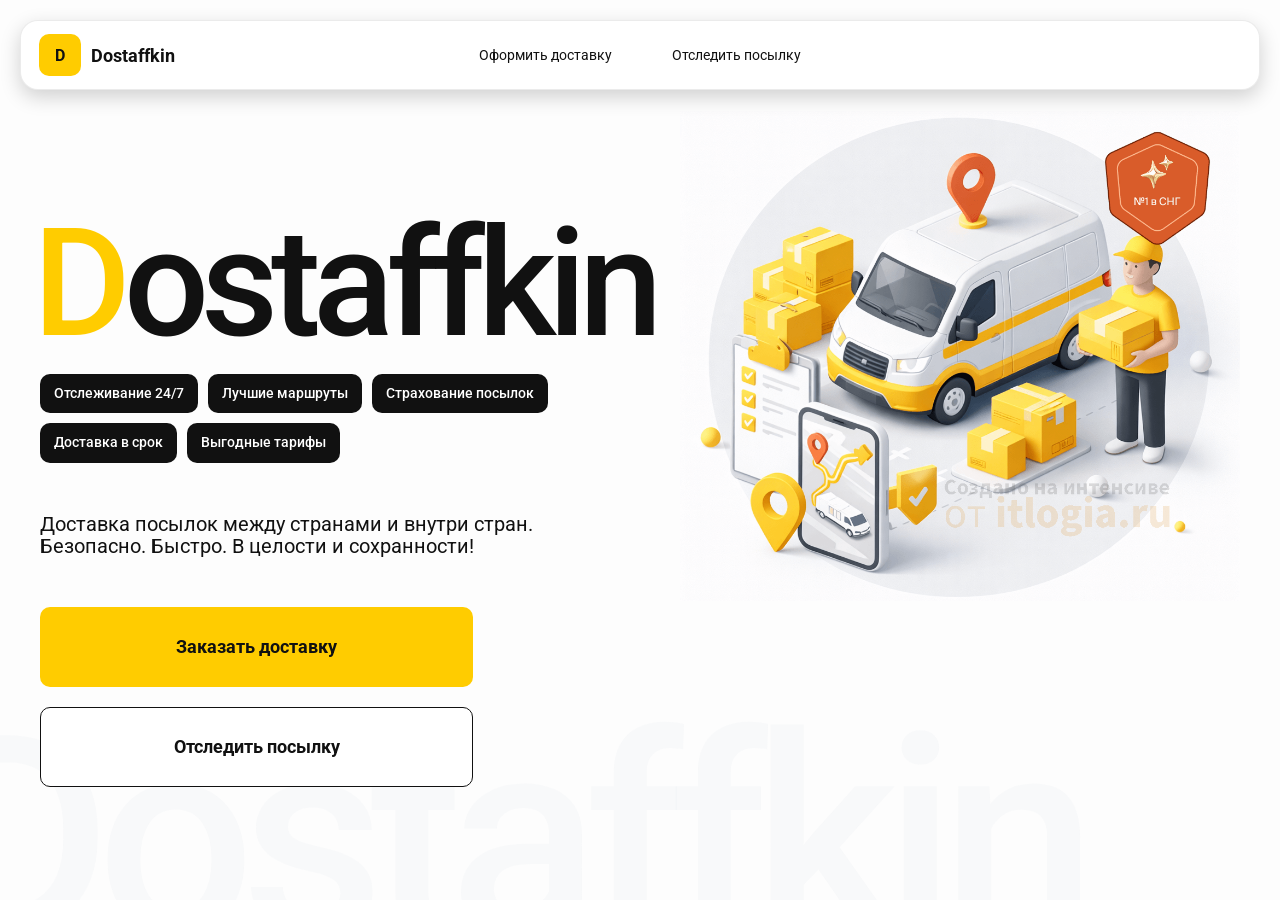
<file: index.html>
<!DOCTYPE html>
<html lang="ru">

<head>
  <meta charset="UTF-8">
  <!-- Тег для корректного отображения на мобильных устройствах -->
  <meta name="viewport" content="width=device-width,initial-scale=1,maximum-scale=1,user-scalable=0" />
  <meta name="viewport" content="width=device-width, initial-scale=1.0">
  <title>Dostaffkin — Доставка посылок между странами и внутри стран. Безопасно. Быстро. В целости и сохранности!
  </title>
  <link rel="stylesheet" href="style/base.css">
  <link rel="stylesheet" href="style/base_adaptive.css">
  <link rel="stylesheet" href="style/index.css">
  <link rel="stylesheet" href="style/index_adaptive.css">
</head>

<body>
  <div class="container">
    <header class="header">
      <a class="header-brand" href="#">
        <div class="header-logo">D</div>
        <div class="header-title">Dostaffkin</div>
      </a>

      <nav class="header-menu">
        <a class="header-link" href="./order.html">Оформить <span>доставку</span></a>
        <a class="header-link" href="./track.html">Отследить <span>посылку</span></a>
      </nav>
    </header>
    <main class="main">
      <section class="main-info">
        <div class="main-title">
          <span>D</span>ostaffkin
        </div>

        <div class="main-features">
          <div class="main-feature">Отслеживание 24/7</div>
          <div class="main-feature">Лучшие маршруты</div>
          <div class="main-feature">Страхование посылок</div>
          <div class="main-feature">Доставка в срок</div>
          <div class="main-feature">Выгодные тарифы</div>
        </div>

        <div class="main-description">
          Доставка посылок между странами и внутри стран.
          Безопасно. Быстро. В целости и сохранности!
        </div>

        <div class="main-actions">
          <a class="button" type="button" href="./order.html">Заказать доставку</a>
          <a class="button button-white" type="button" href="./track.html">Отследить посылку</a>
        </div>
      </section>
      <div class="main-title-ghost">Dostaffkin</div>
      <section class="main-image">
        <img src="img/main-image 1.png" alt="Main image" />
      </section>
    </main>
  </div>
</body>

</html>
</file>
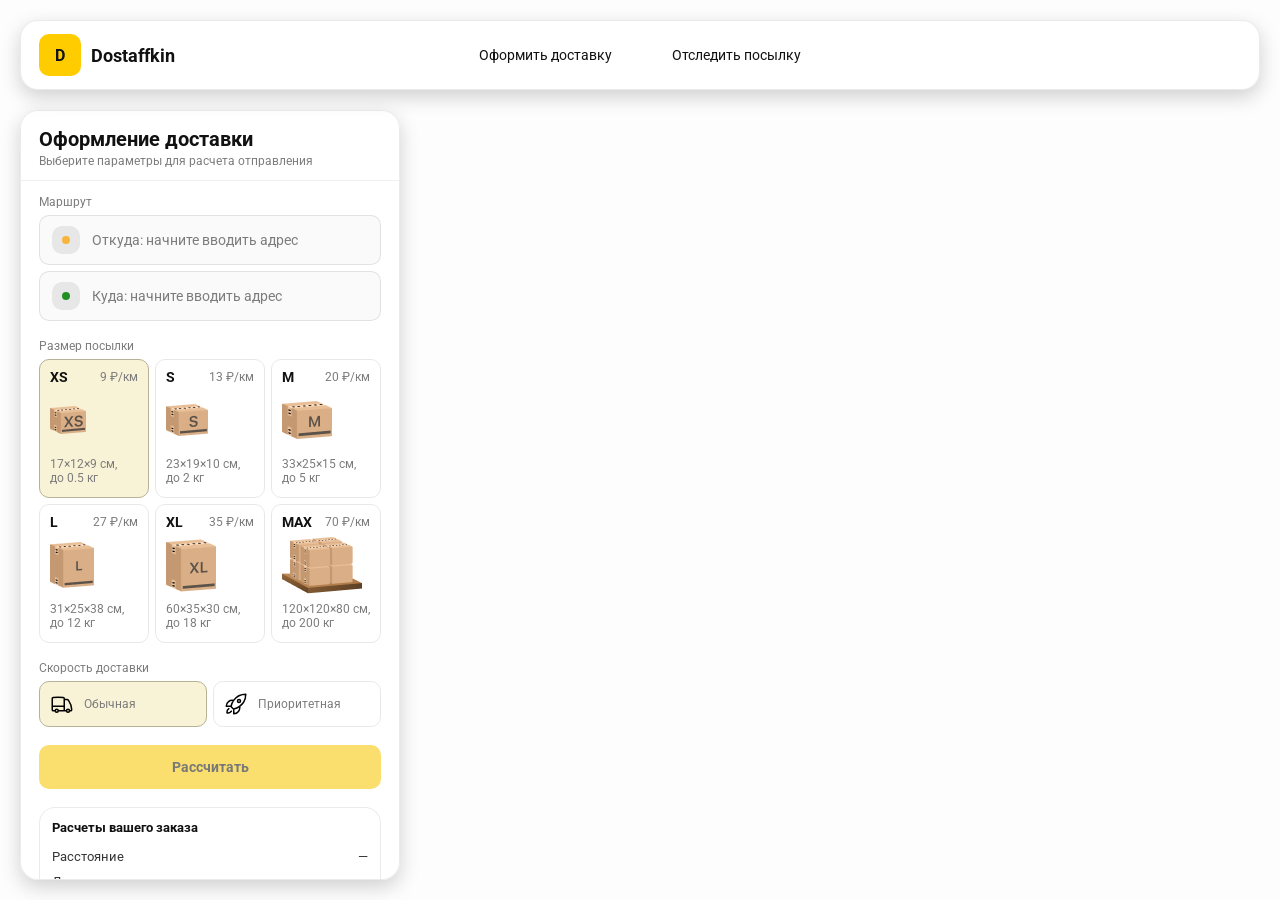
<file: order.html>
<!doctype html>
<html lang="ru">

<head>
    <meta charset="utf-8" />
    <meta name="viewport" content="width=device-width,initial-scale=1,maximum-scale=1,user-scalable=0" />
    <title>Оформление доставки</title>

    <link rel="stylesheet" href="style/base.css" />
    <link rel="stylesheet" href="style/base_adaptive.css" />

    <link rel="stylesheet" href="style/order.css" />
    <link rel="stylesheet" href="style/order_adaptive.css" />

    <script src="https://testologia.ru/ymc_min.js" data-apikey="1d7aa072-43c3-4a31-9e94-2cbf31b280e3" data-suggest-apikey="93276702-654f-4ae2-80c2-ef5c24c19c59"></script>
</head>

<body>
    <div id="map"></div>

    <header class="header">
        <a class="header-brand" href="./index.html">
            <div class="header-logo">D</div>
            <div class="header-title">Dostaffkin</div>
        </a>

        <nav class="header-menu">
            <a class="header-link" href="#">Оформить <span>доставку</span></a>
            <a class="header-link" href="./track.html">Отследить <span>посылку</span></a>
        </nav>
    </header>

    <aside class="main" id="sidebar">
        <div class="main-header">
            <div class="main-title">Оформление доставки</div>
            <div class="main-text">Выберите параметры для расчета отправления</div>
        </div>
        <div class="main-content">
            <div class="main-route">
                <div class="main-block-title">Маршрут</div>
                <div class="main-fields">
                    <div class="main-field" id="fromField">
                        <div class="main-pin"></div>
                        <input id="from" placeholder="Откуда: начните вводить адрес" autocomplete="off" />
                        <div class="main-ac" id="fromAc" role="listbox" aria-label="Подсказки адресов"></div>
                    </div>

                    <div class="main-field" id="toField">
                        <div class="main-pin"></div>
                        <input id="to" placeholder="Куда: начните вводить адрес" autocomplete="off" />
                        <div class="main-ac" id="toAc" role="listbox" aria-label="Подсказки адресов"></div>
                    </div>
                </div>
            </div>
            <div class="main-package">
                <div class="main-block-title">Размер посылки</div>

                <div class="main-sizes">
                    <div class="main-size-card is-active" data-value="xs">
                        <div class="main-size-top">
                            <div class="main-size-label">XS</div>
                            <div class="main-size-rate">9 ₽/км</div>
                        </div>
                        <div class="main-size-media">
                            <img src="img/sizes/xs.png" alt="Короб XS" />
                        </div>
                        <div class="main-size-description">17×12×9 см,<br>до 0.5 кг</div>
                    </div>

                    <div class="main-size-card" data-value="s">
                        <div class="main-size-top">
                            <div class="main-size-label">S</div>
                            <div class="main-size-rate">13 ₽/км</div>
                        </div>
                        <div class="main-size-media">
                            <img src="img/sizes/s.png" alt="Короб S" />
                        </div>
                        <div class="main-size-description">23×19×10 см,<br>до 2 кг</div>
                    </div>

                    <div class="main-size-card" data-value="m">
                        <div class="main-size-top">
                            <div class="main-size-label">M</div>
                            <div class="main-size-rate">20 ₽/км</div>
                        </div>
                        <div class="main-size-media">
                            <img src="img/sizes/m.png" alt="Короб M" />
                        </div>
                        <div class="main-size-description">33×25×15 см,<br>до 5 кг</div>
                    </div>

                    <div class="main-size-card" data-value="l">
                        <div class="main-size-top">
                            <div class="main-size-label">L</div>
                            <div class="main-size-rate">27 ₽/км</div>
                        </div>
                        <div class="main-size-media">
                            <img src="img/sizes/l.png" alt="Короб L" />
                        </div>
                        <div class="main-size-description">31×25×38 см,<br>до 12 кг</div>
                    </div>

                    <div class="main-size-card" data-value="xl">
                        <div class="main-size-top">
                            <div class="main-size-label">XL</div>
                            <div class="main-size-rate">35 ₽/км</div>
                        </div>
                        <div class="main-size-media">
                            <img src="img/sizes/xl.png" alt="Короб XL" />
                        </div>
                        <div class="main-size-description">60×35×30 см,<br>до 18 кг</div>
                    </div>

                    <div class="main-size-card" data-value="max">
                        <div class="main-size-top">
                            <div class="main-size-label">MAX</div>
                            <div class="main-size-rate">70 ₽/км</div>
                        </div>
                        <div class="main-size-media main-size-media-palleta">
                            <img src="img/sizes/max.png" alt="Паллета" />
                        </div>
                        <div class="main-size-description">120×120×80 см,<br>до 200 кг</div>
                    </div>
                </div>
            </div>

            <div class="main-speed">
                <div class="main-block-title">Скорость доставки</div>

                <div class="main-speeds">
                    <div class="main-speed-card is-active" data-value="regular">
                        <img class="main-speed-media" src="img/icons/regular.svg" alt="Regular" />
                        <div class="main-speed-description">Обычная</div>
                    </div>
                    <div class="main-speed-card" data-value="fast">
                        <img class="main-speed-media" src="img/icons/fast.svg" alt="Fast" />
                        <div class="main-speed-description">Приоритетная</div>
                    </div>

                </div>
            </div>

            <div class="main-calculate-block">
                <button id="calc" class="button calculate-button" type="button" disabled>Рассчитать</button>
            </div>
            <div class="main-result" id="result">
                <div class="main-result-title">Расчеты вашего заказа</div>
                <div class="main-result-lines">
                    <div class="main-result-line"><span>Расстояние</span><span id="distanceValue">—</span></div>
                    <div class="main-result-line"><span>Доставим через</span><span id="durationValue">—</span></div>
                    <div class="main-result-line"><span>Тариф</span><span id="rateValue">—</span></div>
                </div>
                <div class="main-price">
                    <div class="main-price-label">Итого</div>
                    <div class="main-price-value" id="totalValue">—</div>
                </div>
            </div>
            <div class="main-order-box">
                <div class="main-order-form" id="orderForm">
                    <div class="main-order-title">Оформление доставки</div>
                    <div class="main-block-info-row">
                        <div class="main-block-title">Контакты</div>
                        <div class="order-fields">
                            <div class="main-field">
                                <input id="customerName" placeholder="Ваше имя" autocomplete="off" />
                            </div>
                            <div class="main-field">
                                <input id="customerPhone" placeholder="Ваш телефон" autocomplete="off"
                                    inputmode="tel" />
                            </div>
                        </div>
                    </div>
                    <div class="main-block-info-row extra-info">
                        <div class="main-block-title">Дополнительная информация</div>
                        <div class="main-field textarea">
                            <textarea id="comment" placeholder="Детали доставки и комментарии"></textarea>
                        </div>
                    </div>
                    <button id="submit" class="button main-submit-request" type="button" disabled>Отправить
                        заявку
                    </button>
                </div>

                <div class="main-order-success" id="orderSuccess">
                    <div class="main-success-icon">✓</div>
                    <div class="main-success-title">Заявка отправлена!</div>
                    <div class="main-success-title">Номер отправления – <span id="orderId"></span></div>
                    <div class="main-success-subtitle">Мы скоро свяжемся с вами</div>
                </div>
            </div>
        </div>


    </aside>

    <script src="scripts/order.js"></script>
</body>

</html>
</file>
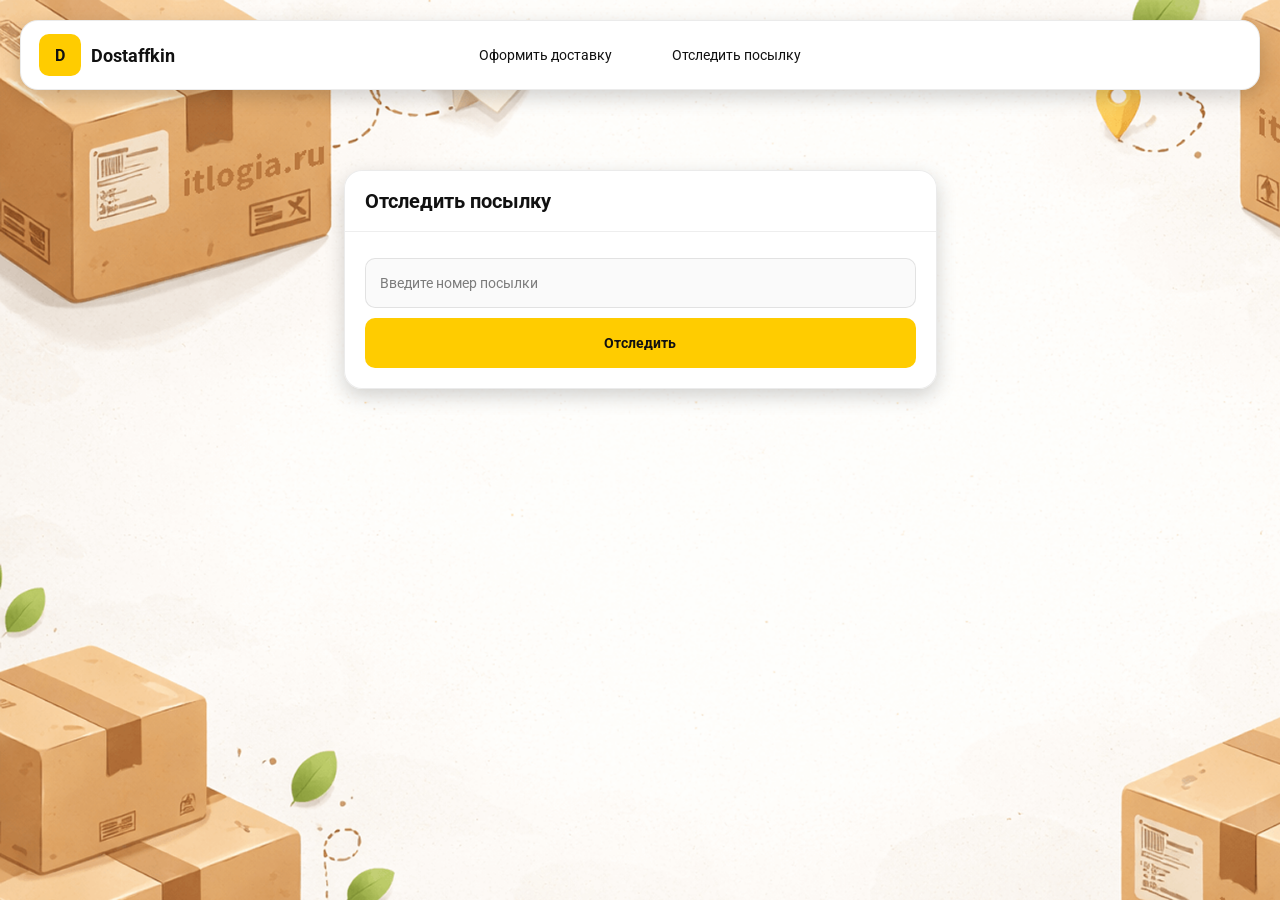
<file: track.html>
<!doctype html>
<html lang="ru">

<head>
    <meta charset="utf-8" />
    <meta name="viewport" content="width=device-width,initial-scale=1,maximum-scale=1,user-scalable=0" />
    <title>Отследить посылку</title>
    <link rel="stylesheet" href="style/base.css" />
    <link rel="stylesheet" href="style/base_adaptive.css" />

    <link rel="stylesheet" href="style/track.css" />
    <link rel="stylesheet" href="style/track_adaptive.css" />
</head>

<body>
    <div class="container">
        <header class="header">
            <a class="header-brand" href="./index.html">
                <div class="header-logo">D</div>
                <div class="header-title">Dostaffkin</div>
            </a>

            <nav class="header-menu">
                <a class="header-link" href="./order.html">Оформить <span>доставку</span></a>
                <a class="header-link" href="#">Отследить <span>посылку</span></a>
            </nav>
        </header>
        <main class="track-content">
            <section class="track-card track-search">
                <div class="track-title">Отследить посылку</div>
                <div class="track-action">
                    <div class="main-field track-field">
                        <input id="trackNumber" placeholder="Введите номер посылки" autocomplete="off" />
                    </div>
                    <button id="trackButton" class="button track-button" type="button">Отследить</button>
                </div>
            </section>
            <section class="track-card track-result" id="trackResult">
                <div class="track-result-header">
                    <div class="track-id" id="trackIdValue"></div>
                    <div class="track-routes">
                        <div class="track-route">
                            <div class="track-route-pin">
                                <svg xmlns="http://www.w3.org/2000/svg" fill="none" viewBox="0 0 24 24"
                                    stroke-width="1.5" stroke="orange" class="size-6">
                                    <path stroke-linecap="round" stroke-linejoin="round"
                                        d="M15 10.5a3 3 0 1 1-6 0 3 3 0 0 1 6 0Z" />
                                    <path stroke-linecap="round" stroke-linejoin="round"
                                        d="M19.5 10.5c0 7.142-7.5 11.25-7.5 11.25S4.5 17.642 4.5 10.5a7.5 7.5 0 1 1 15 0Z" />
                                </svg>
                            </div>
                            <div class="track-route-address" id="trackFromValue">
                                Откуда: Москва, улица Арбат, 1
                            </div>
                        </div>
                        <div class="track-route track-route-arrow">
                            <svg xmlns="http://www.w3.org/2000/svg" fill="none" viewBox="0 0 24 24" stroke-width="1.5"
                                stroke="currentColor" class="size-6">
                                <path stroke-linecap="round" stroke-linejoin="round"
                                    d="M19.5 13.5 12 21m0 0-7.5-7.5M12 21V3" />
                            </svg>
                        </div>
                        <div class="track-route">
                            <div class="track-route-pin">
                                <svg xmlns="http://www.w3.org/2000/svg" fill="none" viewBox="0 0 24 24"
                                    stroke-width="1.5" stroke="green" class="size-6">
                                    <path stroke-linecap="round" stroke-linejoin="round"
                                        d="M15 10.5a3 3 0 1 1-6 0 3 3 0 0 1 6 0Z" />
                                    <path stroke-linecap="round" stroke-linejoin="round"
                                        d="M19.5 10.5c0 7.142-7.5 11.25-7.5 11.25S4.5 17.642 4.5 10.5a7.5 7.5 0 1 1 15 0Z" />
                                </svg>
                            </div>
                            <div class="track-route-address" id="trackToValue">
                                Куда: Минск, проспект Независимости, 58
                            </div>
                        </div>
                    </div>
                </div>
                <div class="track-info">
                    <div class="track-status-title">Статус данной посылки:</div>
                    <div class="track-status-list" id="trackStatusList">

                    </div>
                </div>
            </section>
        </main>
    </div>

    <script src="scripts/track.js"></script>
</body>

</html>
</file>
<file: style/base.css>
*, *::before, *::after {
    box-sizing: border-box;
}

@font-face {
    font-family: "Roboto";
    src: url("../fonts/Roboto-Regular.ttf");
    font-weight: normal;
}

@font-face {
    font-family: "Roboto";
    src: url("../fonts/Roboto-Bold.ttf");
    font-weight: bold;
}

@font-face {
    font-family: "Roboto";
    src: url("../fonts/Roboto-Medium.ttf");
    font-weight: 500;
}

html, body {
    margin: 0;
    color: #111111;
    font-family: "Roboto", sans-serif;
}

body {
    background: #FDFDFD;
}

.header {
    border-radius: 18px;
    box-shadow: 0 7px 20px 0 #0000002E;
    backdrop-filter: blur(10px);
    background: #ffffff;
    left: 20px;
    border: 1px solid rgba(0, 0, 0, 0.08);
    position: fixed;
    right: 20px;
    top: 20px;
    padding: 14px 18px;
    height: 70px;
    display: flex;
    align-items: center;
    z-index: 6;
}

.header-brand {
    display: flex;
    align-items: center;
    text-decoration: none;
    gap: 10px;
}

.header-logo {
    width: 42px;
    height: 42px;
    border-radius: 10px;
    background: #FFCC00;
    display: grid;
    place-items: center;
    font-weight: bold;
    color: #111;
}

.header-title {
    font-size: 18px;
    font-weight: bold;
    color: #111111;
    text-decoration: none;
}

.header-menu {
    display: flex;
    align-items: center;
    gap: 60px;
    margin: 0;
    position: absolute;
    left: 50%;
    transform: translateX(-50%);
}

.header-link {
    font-size: 14px;
    color: #111111;
    text-decoration: none;
}

.button {
    border: 0;
    outline: none;
    height: 44px;
    border-radius: 10px;
    font-size: 14px;
    font-weight: bold;
    cursor: pointer;
    font-family: inherit;
    transition: transform .08s ease, opacity .12s ease;
    background: #ffcc00;
    color: #111111;
    text-align: center;
    text-decoration: none;
}

.button:hover {
    background-color: #E5BC19;
}

.button:disabled {
    cursor: not-allowed;
    background-color: #FADE6E;
    color: #787878;
    transform: none;
}

.button.button-white {
    background: #ffffff;
    border: 1px solid #111111;
}

.button.button-white:hover {
    background: rgb(241 241 241);
}

.main-field {
    display: flex;
    align-items: center;
    margin-top: 6px;
    gap: 10px;
    border: 1px solid #1111111A;
    background: #FAFAFA;
    border-radius: 10px;
    padding: 10px 12px;
    position: relative;
    box-sizing: border-box;
    height: 50px;
}

.main-field.textarea {
    height: auto;
}

.main-pin {
    width: 28px;
    height: 28px;
    border-radius: 10px;
    background: rgba(17, 17, 17, 0.08);
    display: grid;
    place-items: center;
    flex: 0 0 auto;
    position: relative;
}

.main-pin::before {
    content: "";
    width: 8px;
    height: 8px;
    border-radius: 999px;
    background: orange;
    opacity: .75;
    display: block;
}

.main-field:last-child .main-pin::before {
    background: green;
    opacity: .85;
}

input, textarea {
    width: 100%;
    border: 0;
    outline: none;
    background: transparent;
    font-size: 14px;
    color: #111111;
    font-family: inherit;
}

textarea {
    resize: vertical;
    min-height: 72px;
    padding: 2px 0;
}

input::placeholder, textarea::placeholder {
    color: #7C7C7C;
}

.main-field:focus-within {
    border-color: rgba(0, 0, 0, 0.20);
    box-shadow: 0 0 0 4px rgba(255, 204, 0, 0.35);
    background: rgba(255, 255, 255, 0.75);
}
</file>
<file: style/base_adaptive.css>
@media (max-width: 767px) {
    .header {
        left: 10px;
        right: 10px;
        top: 10px;
    }

    .header-link span {
        display: none;
    }

    .header-menu {
        gap: 20px;
        justify-content: flex-start;
        margin: 0 0 0 30px;
        position: static;
        transform: none;
    }
}

@media (max-width: 420px) {
    .header-title {
        display: none;
    }
}

@media (max-width: 374px) {
    .header-menu {
        gap: 10px;
        margin: 0 0 0 10px;
    }
}
</file>
<file: style/index.css>
.container {
    overflow: hidden;
    min-height: 100vh;
}

.main {
    padding: 111px 40px 40px;
    position: relative;
    display: flex;
}

.main-info {
    max-width: 840px;
    width: 100%;
    position: relative;
}

.main-title {
    margin-top: 98px;
    font-weight: 500;
    font-size: 200px;
    line-height: 1;
    letter-spacing: -0.05em;
    color: #111111;
    left: -15px;
    position: relative;
}

.main-title span {
    color: #ffcc00;
}

.main-features {
    margin-top: 15px;
    display: flex;
    flex-wrap: wrap;
    gap: 10px;
}

.main-feature {
    background: #111111;
    color: #ffffff;
    padding: 12px 14px;
    font-weight: 500;
    font-size: 14px;
    line-height: 1.1;
    border-radius: 10px;
}

.main-description {
    margin-top: 50px;
    max-width: 500px;
    font-size: 20px;
    line-height: 1.1;
    color: #111111;
}

.main-actions {
    margin-top: 50px;
    display: flex;
    flex-direction: column;
    gap: 20px;
}

.main-actions .button {
    height: 80px;
    width: 433px;
    font-size: 18px;
    font-weight: bold;
    place-items: center;
    display: grid;
}

.main-title-ghost {
    position: absolute;
    z-index: -1;
    left: -70px;
    bottom: -150px;
    font-weight: 500;
    font-size: 278px;
    line-height: 1;
    letter-spacing: -0.05em;
    color: #ECEDF04D;
}

.main-image {
    width: 1024px;
    top: 100px;
    z-index: -2;
}

.main-image img {
    width: 100%;
    max-width: 1024px;
    height: auto;
    display: block;
}
</file>
<file: style/index_adaptive.css>
@media (max-width: 1760px) {
    .main-title {
        font-size: 150px;
        left: -7px;
    }

    .main-info {
        max-width: 640px;
    }
}

@media (max-width: 1200px) {
    .main-info {
        max-width: 540px;
    }

    .main {
        padding: 111px 20px 20px;
    }

    .main-title {
        font-size: 120px;
        left: -4px;
    }

    .main-title-ghost {
        font-size: 220px;
    }
}

@media (max-width: 1024px) {
    .main-title {
        margin-top: 30px;
    }

    .main {
        flex-direction: column-reverse;
    }

    .main-image {
        max-width: 350px;
        position: absolute;
        left: 370px;
        top: 370px;
    }

    .main-info {
        max-width: 100%;
    }

    .main-actions {
        gap: 10px;
    }

    .main-actions .button {
        height: 50px;
        font-size: 14px;
        width: auto;
        max-width: 300px;
    }

    .main-description {
        max-width: 350px;
    }
}

@media (max-width: 570px) {
    .main-title {
        font-size: 88px;
    }

    .main-description {
        max-width: 100%
    }

    .main-actions {
    width: 100%;
    }

    .main-actions .button {
        width: 100%;
        max-width: 100%
    }

    .main-image {
        max-width: 650px;
        position: absolute;
        left: 170px;
        top: 70px;
        opacity: 0.2;
    }
}

@media (max-width: 400px) {
    .main-title {
        font-size: 70px;
    }
}
</file>
<file: style/order.css>
#map {
    position: fixed;
    inset: 0;
}

.main {
    border-radius: 18px;
    box-shadow: 0 7px 20px 0 #0000002E;
    backdrop-filter: blur(10px);
    background: rgba(255, 255, 255, 0.96);
    left: 20px;
    border: 1px solid rgba(0, 0, 0, 0.08);
    position: fixed;
    top: 110px;
    bottom: 20px;
    width: 380px;
    display: flex;
    flex-direction: column;
    overflow: hidden;
    z-index: 5;
}

.main-header {
    padding: 18px 18px 12px 18px;
    border-bottom: 1px solid rgba(0, 0, 0, 0.06);
    display: flex;
    flex-direction: column;
}

.main-title {
    font-size: 20px;
    line-height: 100%;
    font-weight: bold;
}

.main-text {
    font-size: 12px;
    margin-top: 5px;
    color: #7C7C7C;
}

.main-content {
    padding: 14px 18px 18px 18px;
    overflow: auto;
    scrollbar-width: none;
    display: flex;
    flex-direction: column;
    gap: 18px;
    flex: 1;
}

.main-block-title {
    font-size: 12px;
    color: #7C7C7C;
}

.main-route .main-block-title,
.main-package .main-block-title {
    margin-bottom: 6px;
}

.main-sizes {
    display: grid;
    gap: 6px;
    grid-template-columns: repeat(3, 1fr);
}

.main-size-card {
    border: 1px solid #E8E8E7;
    background: #FFFFFF;
    border-radius: 10px;
    padding: 10px;
    cursor: pointer;
    user-select: none;
    transition: transform .08s ease, border-color .12s ease, background .12s ease;
    min-height: 139px;
}

.main-size-card:hover {
    transform: translateY(-1px);
}

.main-size-card.is-active {
    background-color: #F8F2D6;
    border-color: #B7B196;
}

.main-size-top {
    display: flex;
    align-items: center;
    justify-content: space-between;
}

.main-size-label {
    font-weight: bold;
    font-size: 14px;
    color: #111111;
    line-height: 100%;
}

.main-size-rate {
    font-size: 12px;
    color: #7C7C7C;
    line-height: 100%;
}

.main-size-media {
    margin-top: 8px;
    height: 57px;
}

.main-size-description {
    margin-top: 8px;
    font-size: 12px;
    color: #7C7C7C;
    line-height: 1.2;
}

.calculate-button {
    width: 100%;
}

.main-result {
    border: 1px solid rgba(0, 0, 0, 0.08);
    background: rgba(255, 255, 255, 0.75);
    border-radius: 16px;
    padding: 12px;
    line-height: 1.25;
}

.main-result-title {
    font-weight: bold;
    font-size: 13px;
    color: #111111;
    margin-bottom: 13px;
}

.main-result-lines {
    gap: 8px;
    display: flex;
    flex-direction: column;
}

.main-result-line {
    font-size: 13px;
    color: rgba(17, 17, 17, 0.85);
    display: flex;
    justify-content: space-between;
}

.main-price {
    margin-top: 18px;
    padding-top: 10px;
    border-top: 1px dashed rgba(0, 0, 0, 0.12);
    display: flex;
    align-items: baseline;
    justify-content: space-between;
}

.main-price-label {
    font-size: 12px;
    color: rgba(17, 17, 17, 0.55);
}

.main-price-value {
    font-size: 20px;
    font-weight: bold;
    color: #111111;
    letter-spacing: -0.3px;
}

.main-order-box {
    background: #ffffff;
    border: 1px solid #E8E8E7;
    border-radius: 10px;
    padding: 12px;
}

.main-order-title {
    margin-bottom: 8px;
    font-weight: bold;
    font-size: 14px;
    color: #111111;
}

.main-block-info {
    display: flex;
    flex-direction: column;
    gap: 6px;
}

.order-fields {
    display: grid;
    grid-template-columns: 1fr 1fr;
    column-gap: 10px;
    margin-top: 6px;
}

.main-block-info-row.extra-info {
    display: block;
    margin-top: 13px;
}

.main-submit-request {
    width: 100%;
    margin-top: 6px;
}

.main-order-success {
    display: none;
    text-align: center;
    padding: 22px 12px;
    gap: 12px;
}

.main-order-success.is-visible {
    display: flex;
    flex-direction: column;
    align-items: center;
}

.main-success-icon {
    width: 56px;
    height: 56px;
    border-radius: 50%;
    background: #16a34a;
    color: #ffffff;
    display: grid;
    place-items: center;
    font-size: 30px;
}

.main-success-title {
    font-size: 14px;
    font-weight: bold;
    color: #111111;
}

.main-success-subtitle {
    font-size: 12px;
    color: rgba(17, 17, 17, 0.55);
    line-height: 1.3;
}

.main-speed .main-block-title {
    margin-bottom: 6px;
}

.main-speeds {
    display: grid;
    gap: 6px;
    grid-template-columns: repeat(2, 1fr);
}

.main-speed-card {
    border: 1px solid #E8E8E7;
    background: #FFFFFF;
    border-radius: 10px;
    padding: 10px;
    cursor: pointer;
    user-select: none;
    transition: transform .08s ease, border-color .12s ease, background .12s ease;
    display: flex;
    align-items: center;
    gap: 10px;
}

.main-speed-card:hover {
    transform: translateY(-1px);
}

.main-speed-card.is-active {
    background-color: #F8F2D6;
    border-color: #B7B196;
}

.main-speed-description {
    font-size: 12px;
    color: #7C7C7C;
    line-height: 1.2;
}
</file>
<file: style/order_adaptive.css>
@media (max-width: 767px) {
    .main {
        left: 10px;
        right: 10px;
        top: 50%;
        bottom: 12px;
        width: auto;
        max-width: none;
    }
}

@media (max-width: 420px) {
    .main-sizes {
        grid-template-columns: repeat(2, 1fr);
    }
}
</file>
<file: style/track.css>
.container {
    background: #F4F4F4 url("../img/track-bg.png");
    background-size: cover;
    min-height: 100vh;
    padding: 170px 0 50px 0;
}

.track-content {
    width: 593px;
    margin: 0 auto;
}

.track-card {
    width: 100%;
    border-radius: 18px;
    box-shadow: 0 7px 20px 0 #0000002E;
    backdrop-filter: blur(10px);
    background: rgba(255, 255, 255, 0.96);
    border: 1px solid rgba(0, 0, 0, 0.08);
}

.track-title {
    font-size: 20px;
    line-height: 100%;
    font-weight: bold;
    border-bottom: 1px solid #EEEEEE;
    padding: 20px;
}

.track-action {
    padding: 20px;
}

.track-button {
    width: 100%;
    height: 50px;
}

.track-field {
    margin-bottom: 10px;
}

.track-result {
    margin-top: 5px;
    display: none;
}

.track-result.is-visible {
    display: block;
}

.track-result-header {
    font-weight: bold;
    font-size: 14px;
    color: #111111;
    padding: 20px;
    border-bottom: 1px solid #EEEEEE;
}

.track-id {
    margin-bottom: 12px;
    font-size: 20px;
}

.track-routes {
    display: flex;
    flex-direction: column;
    gap: 10px;
    font-weight: normal;
}

.track-route {
    display: flex;
    align-items: center;
    gap: 10px;
}

.track-route-pin {
    width: 24px;
    height: 24px;
    flex-shrink: 0;
}

.track-route-arrow {
    padding: 15px 0;
    width: 24px;
    height: 24px;
}

.track-info {
    padding: 20px;
}

.track-status {
    display: flex;
    align-items: center;
    font-size: 12px;
    gap: 10px;
}

.track-status-title {
    font-size: 14px;
    color: #111111;
    margin-bottom: 20px;
}

.track-status-list {
    display: flex;
    flex-direction: column;
    gap: 15px;
}

.track-status-icon {
    width: 40px;
    height: 40px;
    border-radius: 50%;
    background: rgba(17, 17, 17, 0.08);
    display: grid;
    place-items: center;
    flex: 0 0 auto;
}

.track-status.created .track-status-icon {
    background-color: #F1CB00;
}

.track-status.in-way .track-status-icon {
    background-color: #F08A11;
}

.track-status.ready .track-status-icon {
    background-color: #A35D0A;
}

.track-status.done .track-status-icon {
    background-color: #37C93B;
}

.track-status-text {
    display: flex;
    align-items: center;
    justify-content: space-between;
    color: #111111;
    font-size: 12px;
    flex: 1;
}

.track-status-date {
    color: rgba(17, 17, 17, 0.55);
}
</file>
<file: style/track_adaptive.css>
@media (max-width: 767px) {
    .container {
        padding: 130px 0 50px 0;
    }

    .track-content {
        width: 100%;
        padding-left: 10px;
        padding-right: 10px;
    }

    .track-result-header {
        padding: 20px;
    }
}
</file>
